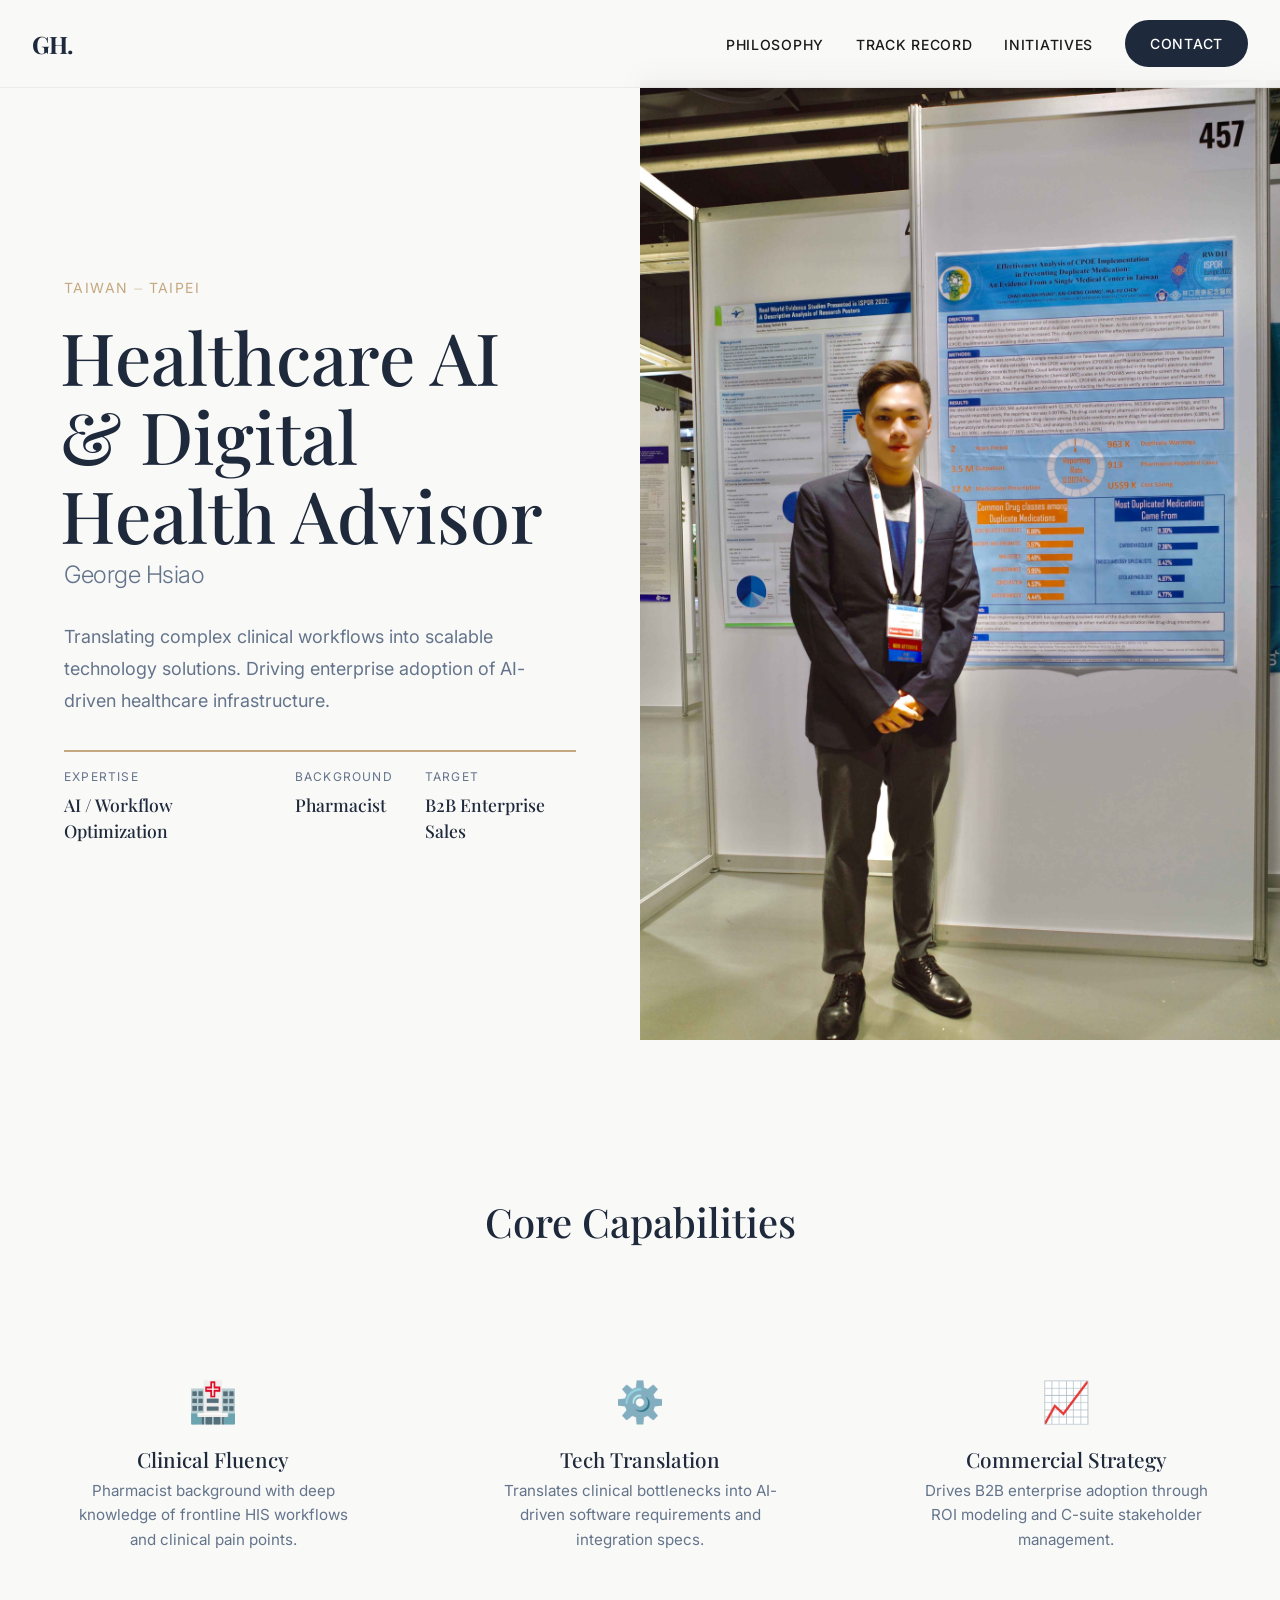
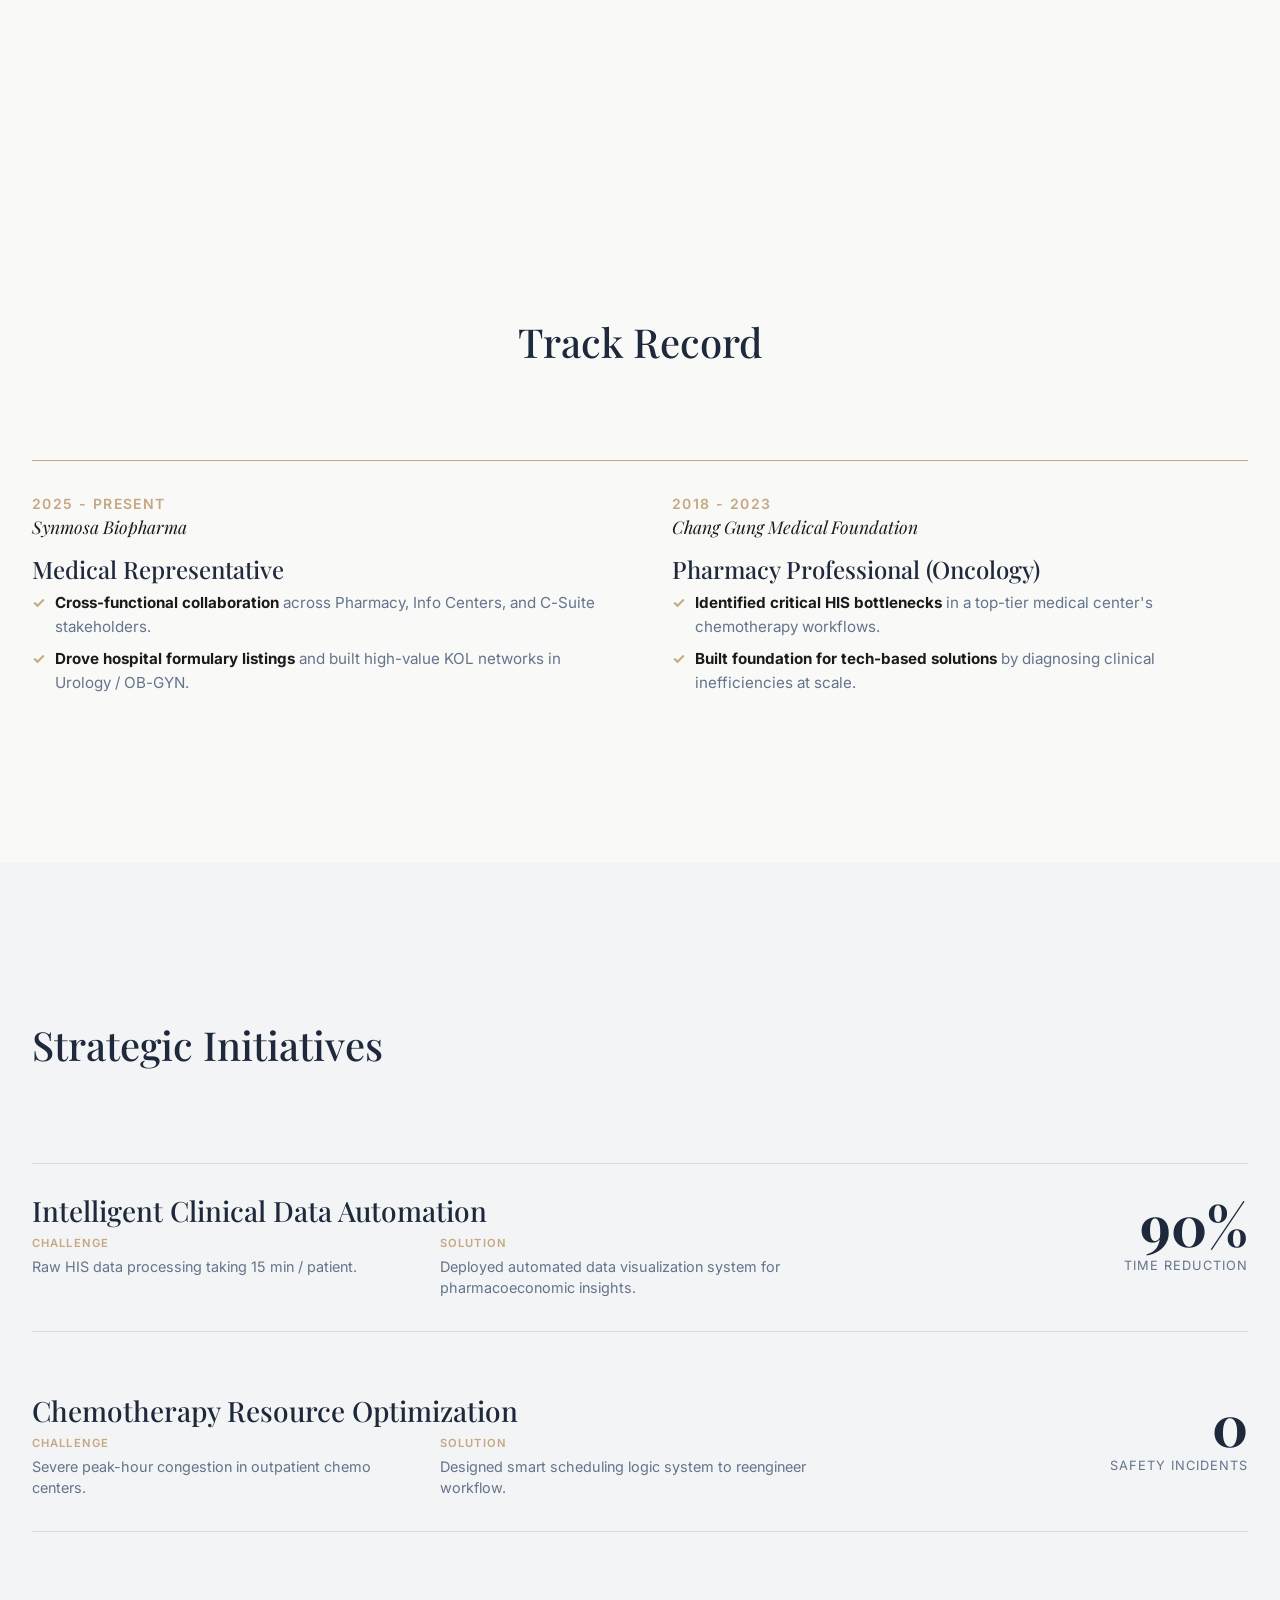
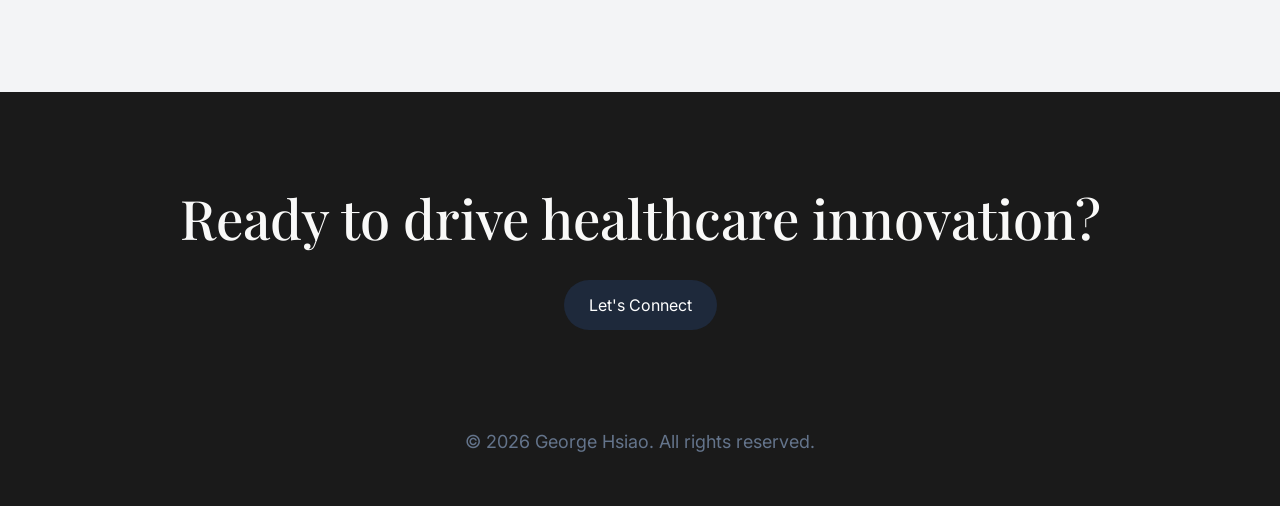
<file: executive-portfolio/index.html>
<!DOCTYPE html>
<html lang="en">

<head>
    <meta charset="UTF-8">
    <meta name="viewport" content="width=device-width, initial-scale=1.0">
    <title>George Hsiao | Healthcare AI & Digital Health Advisor</title>

    <!-- Google Fonts: Editorial Serif + Modern Sans -->
    <link rel="preconnect" href="https://fonts.googleapis.com">
    <link rel="preconnect" href="https://fonts.gstatic.com" crossorigin>
    <link
        href="https://fonts.googleapis.com/css2?family=Inter:wght@300;400;500;600&family=Playfair+Display:ital,wght@0,400;0,500;0,600;0,700;1,400&display=swap"
        rel="stylesheet">

    <!-- CSS Architecture (Vanilla, No Frameworks) -->
    <link rel="stylesheet" href="css/reset.css">
    <link rel="stylesheet" href="css/variables.css">
    <link rel="stylesheet" href="css/base.css">
    <link rel="stylesheet" href="css/layout.css">
    <link rel="stylesheet" href="css/components.css">
</head>

<body>
    <header class="site-header">
        <a href="#hero" class="logo">
            <span class="logo-name">GH.</span>
        </a>
        <nav class="main-nav">
            <ul>
                <li><a href="#philosophy">Philosophy</a></li>
                <li><a href="#track-record">Track Record</a></li>
                <li><a href="#initiatives">Initiatives</a></li>
                <li><a href="#contact" class="btn-primary">Contact</a></li>
            </ul>
        </nav>
    </header>

    <main>
        <!-- Hero Section (Split Screen) -->
        <section id="hero" class="hero">
            <div class="hero-left">
                <div class="hero-content">
                    <p class="hero-eyebrow reveal fade-up">Taiwan ⏤ Taipei</p>
                    <h1 class="hero-title reveal fade-up" style="transition-delay: 0.1s;">Healthcare AI & Digital Health
                        Advisor</h1>
                    <h2 class="hero-subtitle reveal fade-up" style="transition-delay: 0.2s;">George Hsiao</h2>
                    <p class="hero-description">
                        Translating complex clinical workflows into scalable technology solutions.
                        Driving enterprise adoption of AI-driven healthcare infrastructure.
                    </p>

                    <!-- HR Scannability: Summary Bar -->
                    <div class="hero-summary-bar reveal fade-up" style="transition-delay: 0.4s;">
                        <div class="summary-item">
                            <span class="summary-label">Expertise</span>
                            <span class="summary-value">AI / Workflow Optimization</span>
                        </div>
                        <div class="summary-item">
                            <span class="summary-label">Background</span>
                            <span class="summary-value">Pharmacist</span>
                        </div>
                        <div class="summary-item">
                            <span class="summary-label">Target</span>
                            <span class="summary-value">B2B Enterprise Sales</span>
                        </div>
                    </div>
                </div>
            </div>
            <div class="hero-right">
                <div class="hero-image-container">
                    <img src="assets/images/personalImage.jpg" alt="George Hsiao" class="hero-image">
                </div>
            </div>
        </section>

        <!-- Core Capabilities Section -->
        <section id="philosophy" class="capabilities section-padding">
            <div class="container">
                <div class="section-header text-center reveal fade-up">
                    <h2>Core Capabilities</h2>
                </div>
                <div class="capabilities-grid">
                    <div class="capability-card reveal fade-up">
                        <span class="capability-icon">🏥</span>
                        <h3>Clinical Fluency</h3>
                        <p>Pharmacist background with deep knowledge of frontline HIS workflows and clinical pain
                            points.</p>
                    </div>
                    <div class="capability-card reveal fade-up" style="transition-delay: 0.1s;">
                        <span class="capability-icon">⚙️</span>
                        <h3>Tech Translation</h3>
                        <p>Translates clinical bottlenecks into AI-driven software requirements and integration specs.
                        </p>
                    </div>
                    <div class="capability-card reveal fade-up" style="transition-delay: 0.2s;">
                        <span class="capability-icon">📈</span>
                        <h3>Commercial Strategy</h3>
                        <p>Drives B2B enterprise adoption through ROI modeling and C-suite stakeholder management.</p>
                    </div>
                </div>
            </div>
        </section>

        <!-- Track Record Section -->
        <section id="track-record" class="track-record section-padding">
            <div class="container">
                <div class="section-header text-center reveal fade-up">
                    <h2>Track Record</h2>
                </div>

                <div class="milestones-grid">
                    <!-- Synmosa -->
                    <div class="milestone-card reveal fade-up">
                        <div class="milestone-meta">
                            <span class="milestone-date">2025 - Present</span>
                            <span class="milestone-company">Synmosa Biopharma</span>
                        </div>
                        <h3 class="milestone-role">Medical Representative</h3>
                        <ul class="milestone-bullets">
                            <li><strong>Cross-functional collaboration</strong> across Pharmacy, Info Centers, and
                                C-Suite stakeholders.</li>
                            <li><strong>Drove hospital formulary listings</strong> and built high-value KOL networks in
                                Urology / OB-GYN.</li>
                        </ul>
                    </div>

                    <!-- Chang Gung -->
                    <div class="milestone-card reveal fade-up" style="transition-delay: 0.15s;">
                        <div class="milestone-meta">
                            <span class="milestone-date">2018 - 2023</span>
                            <span class="milestone-company">Chang Gung Medical Foundation</span>
                        </div>
                        <h3 class="milestone-role">Pharmacy Professional (Oncology)</h3>
                        <ul class="milestone-bullets">
                            <li><strong>Identified critical HIS bottlenecks</strong> in a top-tier medical center's
                                chemotherapy workflows.</li>
                            <li><strong>Built foundation for tech-based solutions</strong> by diagnosing clinical
                                inefficiencies at scale.</li>
                        </ul>
                    </div>
                </div>
            </div>
        </section>

        <!-- Strategic Initiatives Section -->
        <section id="initiatives" class="initiatives section-padding">
            <div class="container">
                <div class="section-header reveal fade-up">
                    <h2>Strategic Initiatives</h2>
                </div>

                <div class="initiatives-list">
                    <!-- Project 1 -->
                    <article class="initiative-item reveal fade-up">
                        <div class="initiative-content">
                            <h3>Intelligent Clinical Data Automation</h3>
                            <div class="csr-grid">
                                <div class="csr-block">
                                    <span class="csr-label">Challenge</span>
                                    <p>Raw HIS data processing taking 15 min / patient.</p>
                                </div>
                                <div class="csr-block">
                                    <span class="csr-label">Solution</span>
                                    <p>Deployed automated data visualization system for pharmacoeconomic insights.</p>
                                </div>
                            </div>
                        </div>
                        <div class="initiative-metric">
                            <span class="metric-number">90%</span>
                            <span class="metric-label">Time Reduction</span>
                        </div>
                    </article>

                    <!-- Project 2 -->
                    <article class="initiative-item reveal fade-up" style="transition-delay: 0.15s;">
                        <div class="initiative-content">
                            <h3>Chemotherapy Resource Optimization</h3>
                            <div class="csr-grid">
                                <div class="csr-block">
                                    <span class="csr-label">Challenge</span>
                                    <p>Severe peak-hour congestion in outpatient chemo centers.</p>
                                </div>
                                <div class="csr-block">
                                    <span class="csr-label">Solution</span>
                                    <p>Designed smart scheduling logic system to reengineer workflow.</p>
                                </div>
                            </div>
                        </div>
                        <div class="initiative-metric">
                            <span class="metric-number">0</span>
                            <span class="metric-label">Safety Incidents</span>
                        </div>
                    </article>
                </div>
            </div>
        </section>

    </main>

    <footer id="contact" class="site-footer">
        <div class="container">
            <div class="footer-content reveal fade-up">
                <h2>Ready to drive healthcare innovation?</h2>
                <a href="mailto:your.email@example.com" class="btn-primary">Let's Connect</a>
            </div>
            <div class="footer-bottom">
                <p>&copy; 2026 George Hsiao. All rights reserved.</p>
            </div>
        </div>
    </footer>

    <script src="js/main.js"></script>
</body>

</html>
</file>
<file: executive-portfolio/css/variables.css>
/* -------------- VARIABLES -------------- */
:root {
    /* Color System - High-End Minimalist */
    --clr-bg-primary: #F9F9F8;
    /* Cream White */
    --clr-bg-secondary: #F3F4F6;
    /* Cool Gray */
    --clr-text-main: #1A1A1A;
    /* Obsidian Black */
    --clr-text-muted: #64748B;
    /* Slate Gray */
    --clr-accent: #1E293B;
    /* Midnight Blue */
    --clr-accent-gold: #C5A880;
    /* Champagne Gold (for subtle highlights) */
    --clr-white: #FFFFFF;

    /* Typography */
    --font-serif: 'Playfair Display', serif;
    --font-sans: 'Inter', sans-serif;

    /* Font Sizes (Fluid Typography approach can be added later, static for now) */
    --fs-display: 4.5rem;
    /* Hero huge text */
    --fs-h1: 3.5rem;
    --fs-h2: 2.5rem;
    --fs-h3: 1.5rem;
    --fs-body: 1.125rem;
    --fs-small: 0.875rem;

    /* Spacing System */
    --space-xs: 0.5rem;
    --space-sm: 1rem;
    --space-md: 2rem;
    --space-lg: 4rem;
    --space-xl: 6rem;
    --space-xxl: 10rem;

    /* Border & Transitions */
    --border-radius-sm: 4px;
    --border-radius-md: 8px;
    --transition-fast: 0.2s ease;
    --transition-slow: 0.5s cubic-bezier(0.16, 1, 0.3, 1);

    /* Layout */
    --container-max: 1440px;
    --container-padding: 2rem;
}
</file>
<file: executive-portfolio/css/base.css>
/* -------------- BASE -------------- */
body {
    font-family: var(--font-sans);
    background-color: var(--clr-bg-primary);
    color: var(--clr-text-main);
    overflow-x: hidden;
}

/* Typography Scale */
h1,
h2,
h3,
h4,
h5,
h6 {
    font-family: var(--font-serif);
    font-weight: 500;
    line-height: 1.1;
    color: var(--clr-accent);
}

h1 {
    font-size: clamp(2.5rem, 5vw + 1rem, var(--fs-display));
}

h2 {
    font-size: clamp(2rem, 3vw + 1rem, var(--fs-h1));
}

h3 {
    font-size: clamp(1.5rem, 2vw + 1rem, var(--fs-h2));
}

h4 {
    font-size: var(--fs-h3);
}

p {
    font-size: var(--fs-body);
    font-weight: 400;
    line-height: 1.8;
    color: var(--clr-text-muted);
    margin-bottom: var(--space-sm);
}

.lead-text {
    font-size: var(--fs-h3);
    font-family: var(--font-serif);
    color: var(--clr-accent);
    line-height: 1.5;
    margin-bottom: var(--space-md);
}

/* Base links */
a {
    transition: color var(--transition-fast);
}

/* Layout Utilities container */
.container {
    max-width: var(--container-max);
    margin: 0 auto;
    padding: 0 var(--container-padding);
}
</file>
<file: executive-portfolio/css/layout.css>
/* -------------- LAYOUT -------------- */

/* Structural padding for major sections */
.section-padding {
    padding-top: var(--space-xxl);
    padding-bottom: var(--space-xxl);
}

/* Header Layout */
.site-header {
    position: fixed;
    top: 0;
    left: 0;
    right: 0;
    width: 100%;
    padding: 1.25rem var(--container-padding);
    display: flex;
    flex-direction: row;
    justify-content: space-between;
    align-items: center;
    z-index: 100;
    background-color: rgba(249, 249, 248, 0.92);
    backdrop-filter: blur(12px);
    -webkit-backdrop-filter: blur(12px);
    border-bottom: 1px solid rgba(0, 0, 0, 0.06);
}

.logo {
    flex-shrink: 0;
    text-decoration: none;
}

.main-nav {
    flex-shrink: 0;
}

.main-nav ul {
    display: flex;
    flex-direction: row;
    gap: var(--space-md);
    align-items: center;
    margin: 0;
    padding: 0;
    list-style: none;
}

.main-nav li {
    display: inline-block;
}

/* Hero Section: Split Screen */
.hero {
    min-height: 100vh;
    display: grid;
    grid-template-columns: 1fr 1fr;
    padding-top: 80px;
    /* offset for fixed header */
}

.hero-left {
    padding: var(--space-xl) var(--space-lg);
    display: flex;
    align-items: center;
}

.hero-content {
    max-width: 600px;
}

.hero-eyebrow {
    font-size: var(--fs-small);
    text-transform: uppercase;
    letter-spacing: 0.1em;
    color: var(--clr-accent-gold);
    margin-bottom: var(--space-sm);
}

.hero-title {
    margin-bottom: var(--space-xs);
    margin-left: -4px;
    /* Hanging indent for premium feel */
}

.hero-subtitle {
    font-family: var(--font-sans);
    font-weight: 300;
    font-size: var(--fs-h3);
    color: var(--clr-text-muted);
    margin-bottom: var(--space-md);
    letter-spacing: -0.02em;
}

.hero-right {
    background-color: var(--clr-bg-secondary);
    position: relative;
    overflow: hidden;
}

.hero-image-container {
    width: 100%;
    height: 100%;
    position: relative;
}

.hero-image {
    width: 100%;
    height: 100%;
    object-fit: cover;
    object-position: center top;
}

/* Grid Layouts */
.grid-2-col {
    display: grid;
    grid-template-columns: 1fr 1fr;
    gap: var(--space-xl);
}

/* Responsive Overrides */
@media (max-width: 1024px) {
    .hero {
        grid-template-columns: 1fr;
        grid-template-rows: auto 50vh;
    }

    .grid-2-col {
        grid-template-columns: 1fr;
        gap: var(--space-md);
    }
}

/* Track Record Section */
.section-header {
    margin-bottom: var(--space-xl);
    max-width: 800px;
    text-align: left;
}

.section-header.text-center {
    margin-inline: auto;
    text-align: center;
}

.section-header h2 {
    font-size: var(--fs-h2);
    margin-bottom: var(--space-xs);
}

.milestones-grid {
    display: grid;
    grid-template-columns: 1fr;
    gap: var(--space-lg);
    border-left: 1px solid var(--clr-accent-gold);
    padding-left: var(--space-md);
}

@media (min-width: 768px) {
    .milestones-grid {
        grid-template-columns: 1fr 1fr;
        border-left: none;
        padding-left: 0;
        border-top: 1px solid var(--clr-accent-gold);
        padding-top: var(--space-md);
    }
}

.milestone-meta {
    margin-bottom: var(--space-sm);
    display: flex;
    flex-direction: column;
}

.milestone-date {
    font-family: var(--font-sans);
    font-size: var(--fs-small);
    color: var(--clr-accent-gold);
    font-weight: 600;
    text-transform: uppercase;
    letter-spacing: 0.1em;
}

.milestone-company {
    font-family: var(--font-serif);
    font-size: 1.1rem;
    color: var(--clr-text-main);
    font-style: italic;
}

.milestone-role {
    font-size: var(--fs-h3);
    margin-bottom: var(--space-xs);
}

/* Initiatives Section */
.initiatives {
    background-color: var(--clr-bg-secondary);
}

.initiatives-list {
    display: grid;
    grid-template-columns: 1fr;
    gap: var(--space-md);
    border-top: 1px solid rgba(0, 0, 0, 0.1);
}

.initiative-item {
    padding: var(--space-md) 0;
    border-bottom: 1px solid rgba(0, 0, 0, 0.1);
    display: grid;
    grid-template-columns: 1fr;
    gap: var(--space-sm);
}

@media (min-width: 768px) {
    .initiative-item {
        grid-template-columns: 2fr 1fr;
        align-items: start;
    }
}

.initiative-content h3 {
    font-size: 1.75rem;
    margin-bottom: var(--space-xs);
}

.impact-metric {
    font-family: var(--font-serif);
    font-size: 2rem;
    color: var(--clr-accent);
    margin-top: auto;
    text-align: right;
}

/* Footer */
.site-footer {
    background-color: var(--clr-text-main);
    color: var(--clr-bg-primary);
    padding: var(--space-xl) 0 var(--space-md);
    text-align: center;
}

.footer-content h2 {
    color: var(--clr-bg-primary);
    margin-bottom: var(--space-md);
}

.footer-bottom {
    margin-top: var(--space-xl);
    font-size: var(--fs-small);
    color: rgba(255, 255, 255, 0.5);
}
</file>
<file: executive-portfolio/css/components.css>
/* -------------- COMPONENTS -------------- */

/* Logo */
.logo-name {
    font-family: var(--font-serif);
    font-size: 1.5rem;
    font-weight: 700;
    letter-spacing: -0.05em;
    color: var(--clr-accent);
}

/* Navigation Links */
.main-nav a {
    font-family: var(--font-sans);
    font-size: var(--fs-small);
    font-weight: 500;
    text-transform: uppercase;
    letter-spacing: 0.05em;
    color: var(--clr-text-main);
}

.main-nav a:hover:not(.btn-primary) {
    color: var(--clr-accent-gold);
}

/* Buttons */
.btn-primary {
    display: inline-block;
    padding: 0.75rem 1.5rem;
    background-color: var(--clr-accent);
    color: var(--clr-white) !important;
    border-radius: 999px;
    /* Pill shape */
    transition: all var(--transition-fast);
    border: 1px solid transparent;
}

.btn-primary:hover {
    background-color: transparent;
    color: var(--clr-accent) !important;
    border-color: var(--clr-accent);
}

/* Tags / Pills (Used in competencies) */
.competencies {
    display: flex;
    flex-wrap: wrap;
    gap: 0.75rem;
    margin-top: var(--space-md);
}

.tag {
    font-size: var(--fs-small);
    font-family: var(--font-sans);
    font-weight: 500;
    padding: 0.5rem 1rem;
    border: 1px solid rgba(0, 0, 0, 0.1);
    border-radius: var(--border-radius-sm);
    color: var(--clr-text-main);
    background-color: var(--clr-white);
}/* HR Summary Bar */
.hr-summary-bar { display: grid; grid-template-columns: repeat(3, 1fr); gap: var(--space-md); margin-top: var(--space-lg); padding: var(--space-md) 0; border-top: 1px solid rgba(0,0,0,0.1); border-bottom: 1px solid rgba(0,0,0,0.1); }
.summary-item { display: flex; flex-direction: column; gap: 4px; }
.summary-item .label { font-size: 0.7rem; text-transform: uppercase; letter-spacing: 0.1em; color: var(--clr-accent-gold); font-weight: 600; }
.summary-item .value { font-family: var(--font-sans); font-size: 0.95rem; color: var(--clr-text-main); font-weight: 500; }

/* Big Data Highlight */
.data-highlight { display: block; font-family: var(--font-serif); font-size: 3rem; color: var(--clr-accent); line-height: 1; margin-bottom: 0.5rem; }

/* HR Scannability Summary Bar */
.hero-summary-bar { margin-top: var(--space-md); display: flex; flex-direction: column; gap: var(--space-sm); border-left: 2px solid var(--clr-accent-gold); padding-left: var(--space-sm); }
@media (min-width: 768px) { .hero-summary-bar { flex-direction: row; gap: var(--space-md); border-left: none; padding-left: 0; border-top: 2px solid var(--clr-accent-gold); padding-top: var(--space-sm); } }
.summary-item { display: flex; flex-direction: column; }
.summary-label { font-family: var(--font-sans); font-size: 0.75rem; text-transform: uppercase; letter-spacing: 0.1em; color: var(--clr-text-muted); margin-bottom: 2px; }
.summary-value { font-family: var(--font-serif); font-size: 1.1rem; color: var(--clr-accent); font-weight: 500; }

/* ======== SCROLL REVEAL ANIMATIONS ======== */
.reveal { opacity: 0; transform: translateY(30px); transition: opacity 0.8s cubic-bezier(0.16, 1, 0.3, 1), transform 0.8s cubic-bezier(0.16, 1, 0.3, 1); will-change: opacity, transform; }
.reveal.fade-in { transform: translateY(0); }
.reveal.active { opacity: 1; transform: translateY(0); }

/* Initiative hover effect */
.initiative-item { transition: background-color var(--transition-fast); }
.initiative-item:hover { background-color: rgba(0,0,0,0.02); }
.initiative-item:hover .impact-metric { color: var(--clr-accent-gold); }
.impact-metric { transition: color var(--transition-fast); }

/* ======== CAPABILITIES GRID ======== */
.capabilities-grid { display: grid; grid-template-columns: repeat(3, 1fr); gap: var(--space-lg); margin-top: var(--space-lg); }
@media (max-width: 768px) { .capabilities-grid { grid-template-columns: 1fr; } }
.capability-card { text-align: center; padding: var(--space-md); }
.capability-icon { font-size: 2.5rem; display: block; margin-bottom: var(--space-sm); }
.capability-card h3 { font-size: 1.3rem; margin-bottom: var(--space-xs); color: var(--clr-accent); }
.capability-card p { font-size: 0.95rem; color: var(--clr-text-muted); line-height: 1.6; }

/* ======== MILESTONE BULLETS ======== */
.milestone-bullets { list-style: none; padding: 0; margin: 0; }
.milestone-bullets li { position: relative; padding-left: 1.5em; margin-bottom: 0.5em; font-size: 0.95rem; color: var(--clr-text-muted); line-height: 1.6; }
.milestone-bullets li::before { content: '\2713'; position: absolute; left: 0; color: var(--clr-accent-gold); font-weight: 700; }
.milestone-bullets strong { color: var(--clr-text-main); }

/* ======== CSR GRID (Challenge/Solution/Result) ======== */
.csr-grid { display: grid; grid-template-columns: 1fr 1fr; gap: var(--space-sm); margin-top: var(--space-xs); }
@media (max-width: 768px) { .csr-grid { grid-template-columns: 1fr; } }
.csr-label { font-family: var(--font-sans); font-size: 0.7rem; text-transform: uppercase; letter-spacing: 0.1em; color: var(--clr-accent-gold); font-weight: 600; display: block; margin-bottom: 4px; }
.csr-block p { font-size: 0.9rem; color: var(--clr-text-muted); line-height: 1.5; margin: 0; }

/* ======== INITIATIVE METRIC (Big Number) ======== */
.initiative-metric { display: flex; flex-direction: column; align-items: flex-end; justify-content: center; text-align: right; }
.metric-number { font-family: var(--font-serif); font-size: 3.5rem; font-weight: 700; color: var(--clr-accent); line-height: 1; transition: color var(--transition-fast); }
.initiative-item:hover .metric-number { color: var(--clr-accent-gold); }
.metric-label { font-family: var(--font-sans); font-size: 0.8rem; text-transform: uppercase; letter-spacing: 0.08em; color: var(--clr-text-muted); margin-top: 4px; }
</file>
